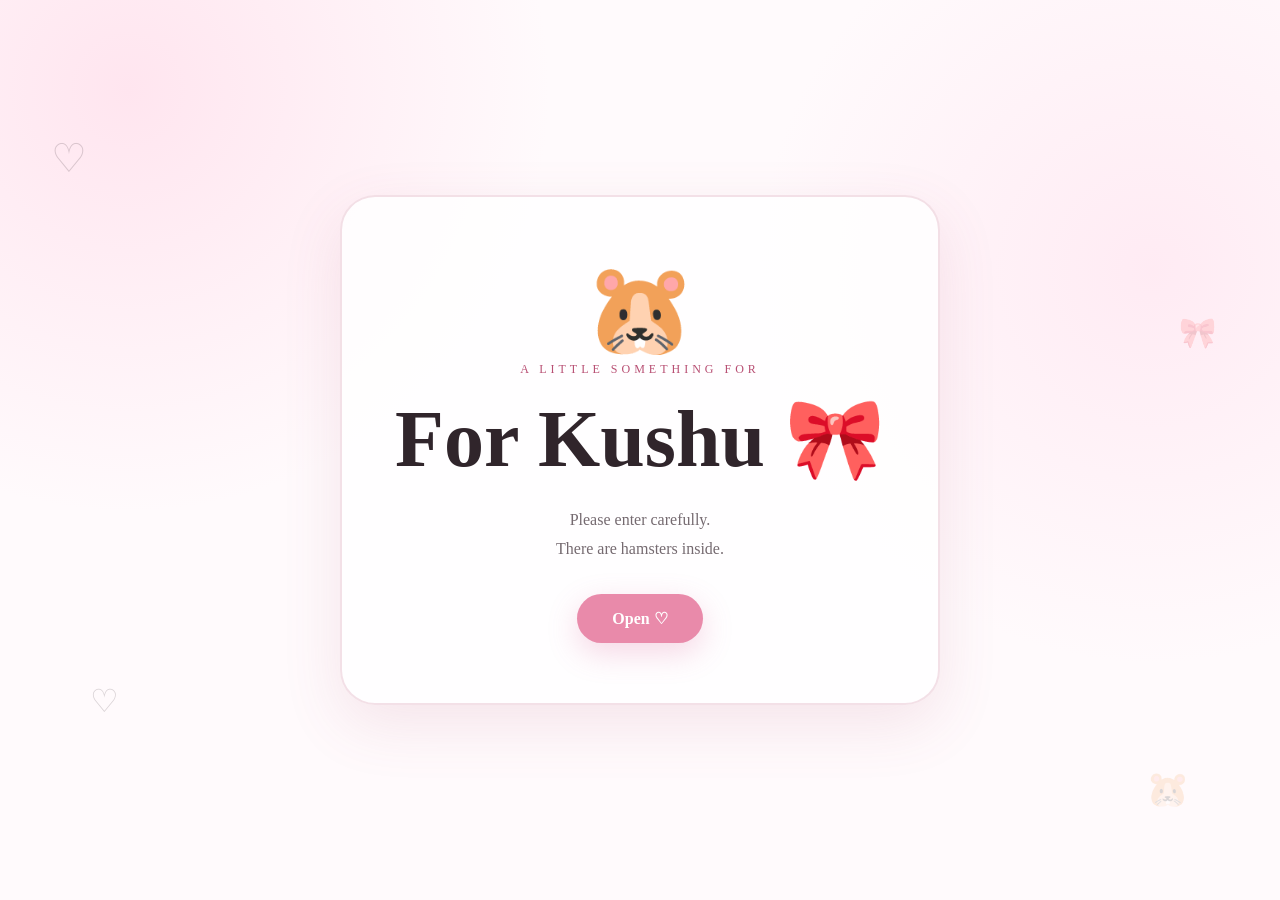
<file: index.html>
<!DOCTYPE html>
<html lang="en">

<head>

    <meta charset="UTF-8">

    <meta
        name="viewport"
        content="width=device-width, initial-scale=1.0"
    >

    <title>For Kushu 🎀</title>

    <link rel="stylesheet" href="style.css">

</head>


<body>


    <!-- FLOATING DECORATIONS -->

    <div class="floating-decor decor-1">♡</div>
    <div class="floating-decor decor-2">🎀</div>
    <div class="floating-decor decor-3">♡</div>
    <div class="floating-decor decor-4">🐹</div>


    <!-- ================================= -->
    <!-- OPENING SCREEN -->
    <!-- ================================= -->

    <section
        class="opening-screen"
        id="openingScreen"
    >

        <div class="opening-content">

            <div class="opening-hamster">
                🐹
            </div>

            <p class="small-caps">
                a little something for
            </p>

            <h1>
                For Kushu 🎀
            </h1>

            <p class="opening-text">
                Please enter carefully.
                <br>
                There are hamsters inside.
            </p>

            <button
                class="open-button"
                id="openButton"
                type="button"
            >
                Open ♡
            </button>

        </div>

    </section>



    <!-- ================================= -->
    <!-- MAIN WEBSITE -->
    <!-- ================================= -->

    <main
        id="mainContent"
        class="hidden"
    >


        <!-- ================================= -->
        <!-- HERO -->
        <!-- ================================= -->

        <section class="hero section">

            <div class="hero-decoration">
                🎀
            </div>

            <p class="small-caps">
                28 September
            </p>

            <h1>
                Happy Birthday,
                <span>Kushu</span> ♡
            </h1>

            <p class="hero-subtitle">

                To the girl who somehow went from
                <br>

                "some random person online"

                <br>

                to someone who means the universe to me.

            </p>

            <div class="hero-hamsters">
                🐹 🎀 🐹
            </div>

            <div class="scroll-hint">
                ↓ keep going ↓
            </div>

        </section>



        <!-- ================================= -->
        <!-- STORY -->
        <!-- ================================= -->

        <section class="section story-section">

            <p class="small-caps">
                how did we even get here?
            </p>

            <h2>
                A tiny little history
            </h2>

            <div class="timeline">


                <div class="timeline-item">

                    <div class="timeline-dot">
                        ♡
                    </div>

                    <div class="timeline-card">

                        <span>01</span>

                        <h3>
                            Two random people
                        </h3>

                        <p>
                            We literally started as two random
                            people talking online.
                        </p>

                    </div>

                </div>



                <div class="timeline-item">

                    <div class="timeline-dot">
                        ♡
                    </div>

                    <div class="timeline-card">

                        <span>02</span>

                        <h3>
                            Then we kept talking
                        </h3>

                        <p>
                            Somehow one conversation became another,
                            and another, and another...
                        </p>

                    </div>

                </div>



                <div class="timeline-item">

                    <div class="timeline-dot">
                        ♡
                    </div>

                    <div class="timeline-card">

                        <span>03</span>

                        <h3>
                            Little things
                        </h3>

                        <p>
                            Series downloaded for you.
                            Chats left open while sleeping.
                            Random conversations.
                            Tiny moments that somehow became important.
                        </p>

                    </div>

                </div>



                <div class="timeline-item">

                    <div class="timeline-dot">
                        ♡
                    </div>

                    <div class="timeline-card">

                        <span>04</span>

                        <h3>
                            "I like you."
                        </h3>

                        <p>
                            And then one day you actually said it.
                            Somehow those three words became
                            ridiculously important to me.
                        </p>

                    </div>

                </div>


            </div>

        </section>



        <!-- ================================= -->
        <!-- THINGS THAT ARE KUSHU -->
        <!-- ================================= -->

        <section class="section traits-section">

            <p class="small-caps">
                very important research
            </p>

            <h2>
                Things that are very Kushu 🎀
            </h2>

            <p class="section-intro">
                Scientists have confirmed absolutely nothing,
                but I have conducted extensive research.
            </p>


            <div class="trait-grid">


                <button
                    class="trait-card"
                    data-message="mhmm... 🥹"
                    type="button"
                >

                    <div class="trait-icon">
                        💬
                    </div>

                    <h3>
                        Mhmm.
                    </h3>

                    <p>
                        Somehow this became a personality trait.
                    </p>

                </button>



                <button
                    class="trait-card"
                    data-message="shutup 😳"
                    type="button"
                >

                    <div class="trait-icon">
                        🤭
                    </div>

                    <h3>
                        "Shutup."
                    </h3>

                    <p>
                        Usually activated when you get flustered.
                    </p>

                </button>



                <button
                    class="trait-card"
                    data-message="🐹🎀🐹🎀🐹"
                    type="button"
                >

                    <div class="trait-icon">
                        🐹
                    </div>

                    <h3>
                        Hamsters
                    </h3>

                    <p>
                        Obviously.
                        This website would be illegal without them.
                    </p>

                </button>



                <button
                    class="trait-card"
                    data-message="DAL CHAWAL SUPREMACY 🍚"
                    type="button"
                >

                    <div class="trait-icon">
                        🍚
                    </div>

                    <h3>
                        Dal Chawal
                    </h3>

                    <p>
                        A completely legitimate food preference.
                    </p>

                </button>



                <button
                    class="trait-card"
                    data-message="PANDA APPROVED 🐼"
                    type="button"
                >

                    <div class="trait-icon">
                        🐼
                    </div>

                    <h3>
                        Pandas
                    </h3>

                    <p>
                        Cute animals.
                        Therefore automatically important.
                    </p>

                </button>



                <button
                    class="trait-card"
                    data-message="WOOF 🐶"
                    type="button"
                >

                    <div class="trait-icon">
                        🐶
                    </div>

                    <h3>
                        Dogs
                    </h3>

                    <p>
                        Certified dog person.
                    </p>

                </button>



                <button
                    class="trait-card"
                    data-message="mhmm... demon slayer approved ⚔️"
                    type="button"
                >

                    <div class="trait-icon">
                        ⚔️
                    </div>

                    <h3>
                        Demon Slayer
                    </h3>

                    <p>
                        Recently added to the Kushu cinematic universe.
                    </p>

                </button>



                <button
                    class="trait-card"
                    data-message="cute + gothic = Kushu 🎀🖤"
                    type="button"
                >

                    <div class="trait-icon">
                        🖤
                    </div>

                    <h3>
                        Cute + Gothic
                    </h3>

                    <p>
                        Somehow both.
                        Somehow it works.
                    </p>

                </button>


            </div>


            <div
                class="trait-response"
                id="traitResponse"
            >
                Click one. I dare you. 👀
            </div>

        </section>



        <!-- ================================= -->
        <!-- MEMORY GARDEN -->
        <!-- ================================= -->

        <section class="section memory-section">

            <p class="small-caps">
                little memories
            </p>

            <h2>
                A tiny memory garden 🌸
            </h2>

            <p class="section-intro">
                Click the flowers.
            </p>


            <div class="memory-garden">


                <button
                    class="memory-flower"
                    data-memory="sleeping"
                    type="button"
                >
                    🌸
                </button>


                <button
                    class="memory-flower"
                    data-memory="series"
                    type="button"
                >
                    🌷
                </button>


                <button
                    class="memory-flower"
                    data-memory="questions"
                    type="button"
                >
                    🌹
                </button>


                <button
                    class="memory-flower"
                    data-memory="like"
                    type="button"
                >
                    🌼
                </button>


                <button
                    class="memory-flower"
                    data-memory="smile"
                    type="button"
                >
                    🌺
                </button>


            </div>

        </section>



        <!-- ================================= -->
        <!-- HAMSTER ROOM -->
        <!-- ================================= -->

        <section class="section hamster-section">

            <p class="small-caps">
                extremely serious department
            </p>

            <h2>
                The Kushu Hamster Department 🐹
            </h2>

            <p class="section-intro">
                There are 20 employees.
                None of them are qualified.
            </p>


            <div class="hamster-room">


                <button
                    class="hamster hamster-1"
                    data-hamster="mhmm"
                    type="button"
                >
                    🐹
                </button>


                <button
                    class="hamster hamster-2"
                    data-hamster="shutup"
                    type="button"
                >
                    🐹
                </button>


                <button
                    class="hamster hamster-3"
                    data-hamster="birthday"
                    type="button"
                >
                    🐹
                </button>


                <button
                    class="hamster hamster-4"
                    data-hamster="business"
                    type="button"
                >
                    🐹
                </button>


                <button
                    class="hamster hamster-5"
                    data-hamster="equation"
                    type="button"
                >
                    🐹
                </button>


                <button
                    class="hamster hamster-6"
                    data-hamster="dal"
                    type="button"
                >
                    🐹
                </button>


                <button
                    class="hamster hamster-7"
                    data-hamster="gothic"
                    type="button"
                >
                    🐹
                </button>


                <button
                    class="hamster hamster-8"
                    data-hamster="panda"
                    type="button"
                >
                    🐹
                </button>


                <button
                    class="hamster hamster-9"
                    data-hamster="dog"
                    type="button"
                >
                    🐹
                </button>


                <button
                    class="hamster hamster-10"
                    data-hamster="overthinking"
                    type="button"
                >
                    🐹
                </button>


                <button
                    class="hamster hamster-11"
                    data-hamster="cute"
                    type="button"
                >
                    🐹
                </button>


                <button
                    class="hamster hamster-12"
                    data-hamster="sleep"
                    type="button"
                >
                    🐹
                </button>


                <button
                    class="hamster hamster-13"
                    data-hamster="series"
                    type="button"
                >
                    🐹
                </button>


                <button
                    class="hamster hamster-14"
                    data-hamster="hehe"
                    type="button"
                >
                    🐹
                </button>


                <button
                    class="hamster hamster-15"
                    data-hamster="flustered"
                    type="button"
                >
                    🐹
                </button>


                <button
                    class="hamster hamster-16"
                    data-hamster="love"
                    type="button"
                >
                    🐹
                </button>


                <button
                    class="hamster hamster-17"
                    data-hamster="important"
                    type="button"
                >
                    🐹
                </button>


                <button
                    class="hamster hamster-18"
                    data-hamster="tiny"
                    type="button"
                >
                    🐹
                </button>


                <button
                    class="hamster hamster-19"
                    data-hamster="queen"
                    type="button"
                >
                    🐹
                </button>


                <button
                    class="hamster hamster-20"
                    data-hamster="final"
                    type="button"
                >
                    🐹
                </button>


            </div>


            <div
                class="hamster-message"
                id="hamsterMessage"
            >
                Click a hamster.
            </div>

        </section>



        <!-- ================================= -->
        <!-- LETTER -->
        <!-- ================================= -->

        <section class="section letter-section">

            <h3 class="small-caps">
                okay... serious part 
            </h3>
            <br>

            <div class="letter">

                <div class="letter-top">
                    ♡
                </div>


                <h2>
                    Dear Kushu,
                </h2>


                <p>
                    I don't really know how to explain how you became
                    this important to me.
                </p>


                <p>
                    We literally started as two random people talking
                    online, and somehow you became someone whose
                    presence can completely change my day.
                </p>


                <p>
                    I love you.
                </p>


                <p>
                    I mean... I really do.
                </p>


                <p>
                    The cute you.
                    The stubborn you.
                    The overthinking you.
                    The flustered you who immediately reaches for
                    a "shutup."
                    The "mhmm" you.
                    All of it.
                </p>


                <p>
                    You don't have to become some different,
                    easier, more perfect version of yourself for me.
                </p>


                <p>
                    You already mean the universe to me.
                </p>


                <p>
                    And I know we're both not really ready to put
                    some giant label on whatever this is.
                    That's okay.
                    I'm not asking you for one.
                </p>


                <p>
                    If you overthink,
                    I'll over-explain.
                </p>


                <p>
                    If you have a difficult day,
                    I'll still want to hear about it.
                </p>


                <p>
                    I want to be someone who stays beside you,
                    without asking you to be anything other than yourself.
                </p>


                <div class="ninety">

                    <span>
                        90-ish
                    </span>

                    <p>
                        years of putting up with my nonsense.
                    </p>

                </div>


                <p>
                    Give or take a few depending on how much
                    nonsense you make me deal with. 😭
                </p>


                <p>
                    Happy birthday, Kushu.
                </p>


                <p class="signature">
                    - Aashu ♡
                </p>

            </div>

        </section>



        <!-- ================================= -->
        <!-- FINAL QUESTION -->
        <!-- ================================= -->

        <section
            class="question-section"
            id="questionSection"
        >

            <div class="question-card">


                <!-- QUESTION INTRO -->

                <div
                    class="question-intro"
                    id="questionIntro"
                >

                    <span class="tiny-label">
                        one last thing...
                    </span>


                    <h2>
                        🎀 One last question 🎀
                    </h2>


                    <p>
                        You've made it all the way here, Kushu.
                        <br>
                        So... I have one tiny question.
                    </p>


                    <button
                        class="question-start"
                        id="questionStart"
                        type="button"
                    >
                        Ask me 👀
                    </button>

                </div>



                <!-- QUESTION GAME -->

                <div
                    class="question-game hidden"
                    id="questionGame"
                >

                    <div class="question-hamster">
                        🐹
                    </div>


                    <p class="question-label">
                        okay... here goes nothing.
                    </p>


                    <h2>
                        Want to be mine?
                    </h2>


                    <p class="question-subtext">
                        Choose carefully.
                        The hamster is watching. 👁️🐹
                    </p>


                    <div
                        class="answer-area"
                        id="answerArea"
                    >

                        <button
                            class="answer-btn yes-btn"
                            id="yesButton"
                            type="button"
                        >
                            YES 💗
                        </button>


                        <button
                            class="answer-btn no-btn"
                            id="noButton"
                            type="button"
                        >
                            NO 🙃
                        </button>

                    </div>


                    <p
                        class="no-message"
                        id="noMessage"
                    >
                        ...
                    </p>

                </div>



                <!-- YES RESULT -->

                <div
                    class="yes-result hidden"
                    id="yesResult"
                >

                    <div class="celebration">
                        🎀 🐹 💗 🐹 🎀
                    </div>


                    <p class="tiny-label">
                        well...
                    </p>


                    <h2>
                        I'm already yours. 🐹
                    </h2>


                    <p>
                        I just wanted to hear you say it.
                    </p>


                    <p>
                        Come here, you adorable little human.
                        You can't escape the birthday hamsters now.
                    </p>


                    <div class="hamster-party">
                        🐹 🎀 🐹 🎀 🐹
                    </div>


                    <p class="final-game-message">
                        And for the record...
                        <br>
                        your answer actually counts. ♡
                    </p>

                </div>



                <!-- NO RESULT -->

                <div
                    class="no-result hidden"
                    id="noResult"
                >

                    <div class="celebration">
                        🐹💗
                    </div>


                    <h2>
                        Okay. Fair. ♡
                    </h2>


                    <p>
                        The silly game doesn't decide that for you.
                    </p>


                    <p>
                        Whatever you feel, whatever you choose,
                        you don't owe me an answer just because
                        I made you a ridiculous website. 😭
                    </p>


                    <p>
                        I just wanted to make you smile.
                    </p>

                </div>


            </div>

        </section>



        <!-- ================================= -->
        <!-- FINAL MESSAGE -->
        <!-- ================================= -->

        <section class="section final-section">

            <div class="final-card">

                <div class="final-hamsters">
                    🐹 🐹 🐹
                </div>


                <h2>
                    One last thing.
                </h2>


                <p>
                    You don't have to do anything.
                </p>


                <p>
                    No answer.
                    No promise.
                    No pressure.
                </p>


                <p>
                    Just keep being Kushu. 🎀
                </p>


                <div class="final-heart">
                    ♡
                </div>


                <p class="final-birthday">
                    Happy Birthday.
                </p>

                <a href="gothic.html" style="display: block; margin-top: 30px; color: inherit; opacity: 0.6; font-size: 0.85rem; text-decoration: underline;">
                    (there's a darker page too, if you're curious 🖤)
                </a>

            </div>

        </section>


    </main>



    <!-- ================================= -->
    <!-- MEMORY MODAL -->
    <!-- ================================= -->

    <div
        class="modal hidden"
        id="memoryModal"
    >

        <div class="modal-box">

            <button
                class="modal-close"
                id="modalClose"
                type="button"
            >
                ×
            </button>


            <div
                class="modal-icon"
                id="modalIcon"
            >
                🌸
            </div>


            <h2 id="modalTitle">
                Memory
            </h2>


            <p id="modalText">
                Memory text.
            </p>

        </div>

    </div>



    <!-- CURSOR HEART -->

    <div
        class="cursor-heart"
        id="cursorHeart"
    >
        ♡
    </div>



    <script src="script.js"></script>

</body>

</html>
</file>
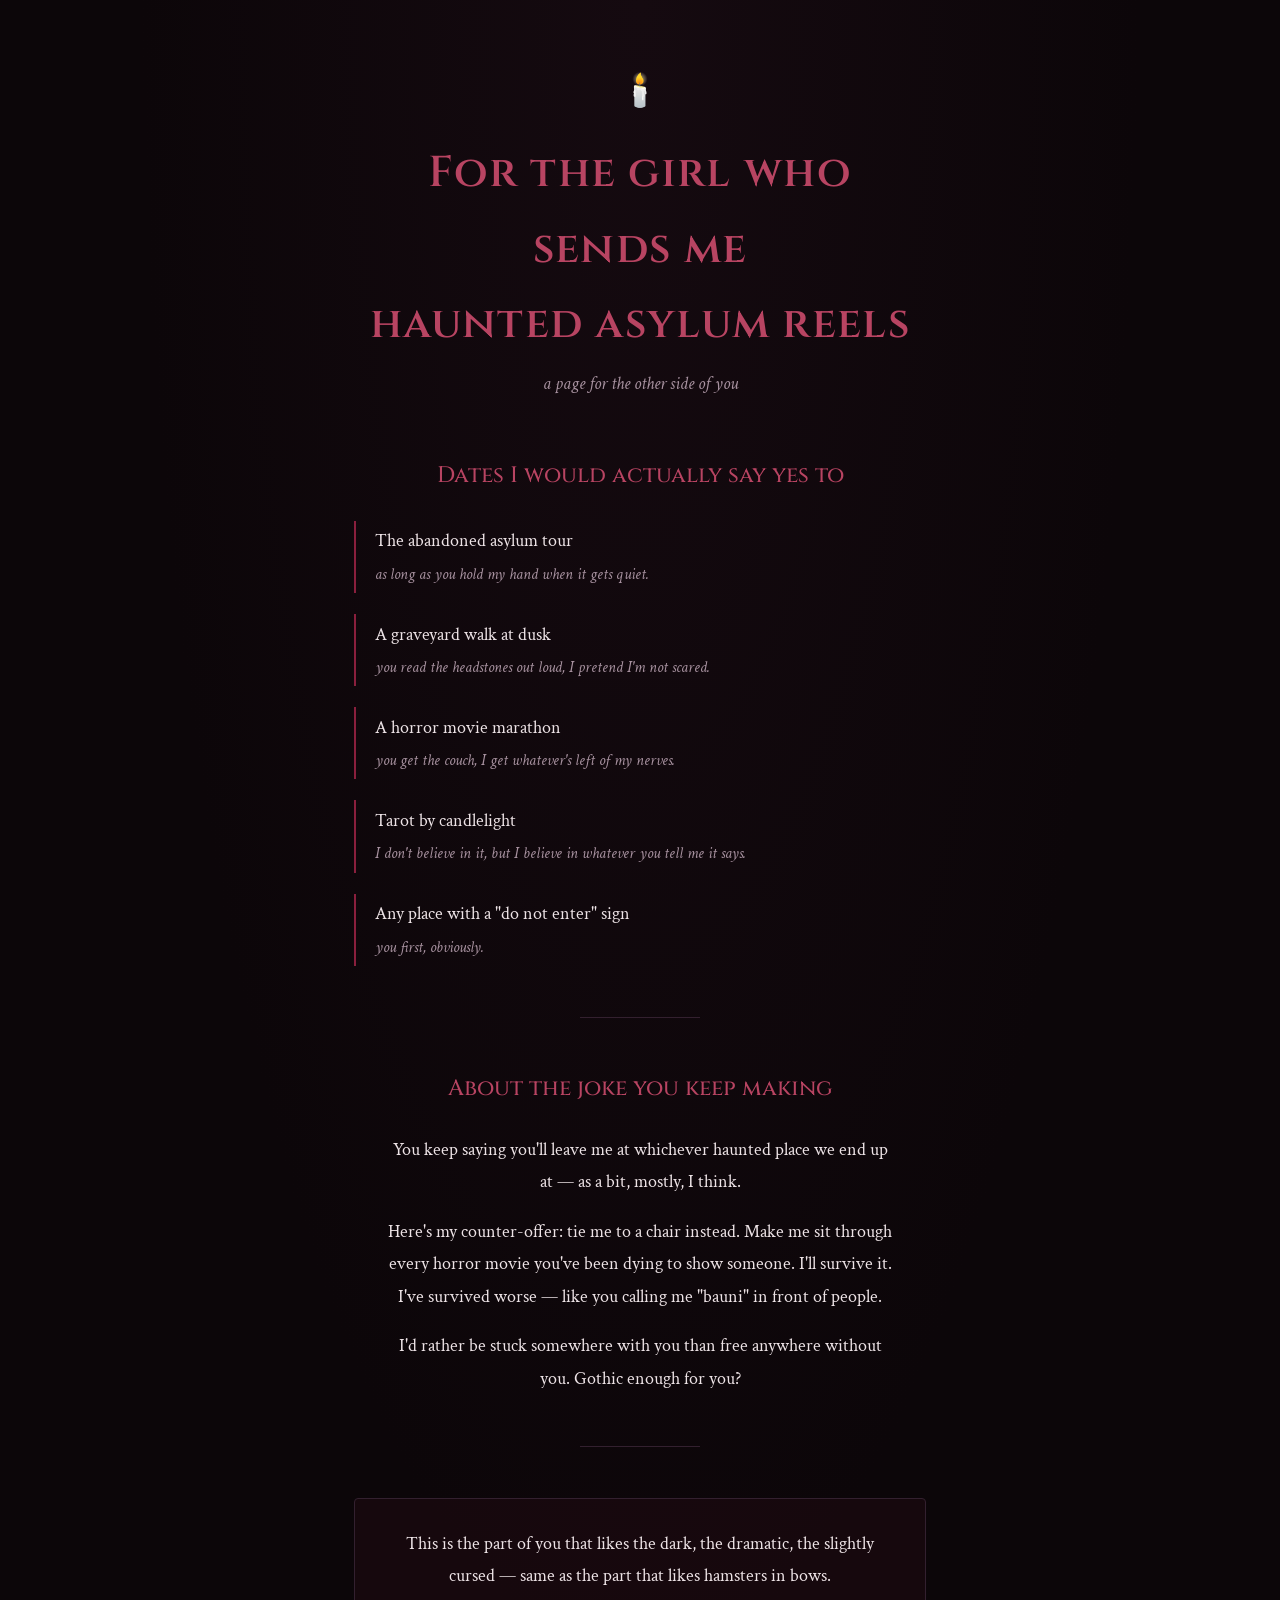
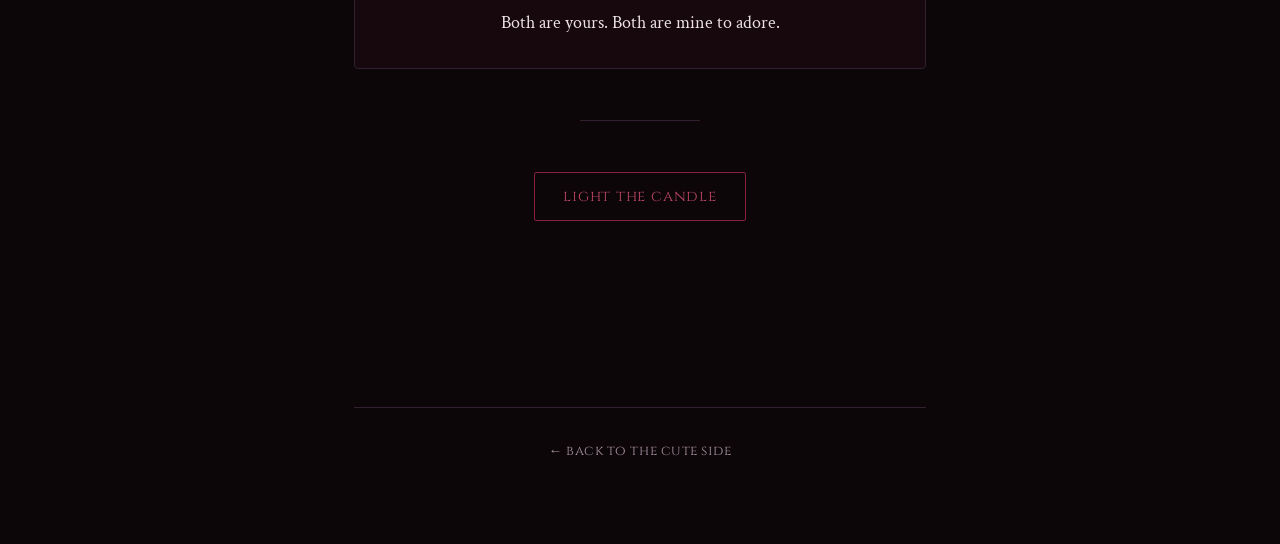
<file: gothic.html>
<!DOCTYPE html>
<html lang="en">
<head>
<meta charset="UTF-8">
<meta name="viewport" content="width=device-width, initial-scale=1.0">
<title>For Kushu — After Dark</title>
<link rel="preconnect" href="https://fonts.googleapis.com">
<link rel="preconnect" href="https://fonts.gstatic.com" crossorigin>
<link href="https://fonts.googleapis.com/css2?family=Cinzel:wght@500;600&family=Crimson+Text:ital@0;1&display=swap" rel="stylesheet">
<style>
  :root {
    --bg: #0c0609;
    --bg-2: #150a10;
    --ink: #ede3e6;
    --ink-soft: #a892a0;
    --blood: #8a1f3d;
    --blood-light: #b84462;
    --plum: #3d1a3f;
    --border: #33202f;
  }
  * { box-sizing: border-box; }
  body {
    margin: 0;
    background: radial-gradient(ellipse at top, var(--bg-2) 0%, var(--bg) 55%);
    color: var(--ink);
    font-family: 'Crimson Text', serif;
    font-size: 1.15rem;
    line-height: 1.75;
    -webkit-font-smoothing: antialiased;
  }
  .wrap {
    max-width: 620px;
    margin: 0 auto;
    padding: 4rem 1.5rem 5rem;
  }
  .flicker {
    text-align: center;
    font-size: 2rem;
    margin-bottom: 1rem;
    animation: flicker 4s ease-in-out infinite;
  }
  @keyframes flicker {
    0%, 100% { opacity: 1; }
    50% { opacity: 0.55; }
    52% { opacity: 0.9; }
    54% { opacity: 0.4; }
    56% { opacity: 1; }
  }
  h1 {
    font-family: 'Cinzel', serif;
    font-weight: 600;
    text-align: center;
    font-size: clamp(2rem, 7vw, 2.7rem);
    letter-spacing: 0.03em;
    color: var(--blood-light);
    margin: 0 0 0.3rem;
  }
  .sub {
    text-align: center;
    color: var(--ink-soft);
    font-style: italic;
    margin: 0 0 3.5rem;
  }
  .rule {
    border: none;
    border-top: 1px solid var(--border);
    width: 120px;
    margin: 3.2rem auto;
  }
  h2 {
    font-family: 'Cinzel', serif;
    font-weight: 500;
    font-size: 1.4rem;
    color: var(--blood-light);
    text-align: center;
    margin: 0 0 1.6rem;
  }
  .dates {
    list-style: none;
    margin: 0;
    padding: 0;
  }
  .dates li {
    border-left: 2px solid var(--blood);
    padding: 0.3rem 0 0.3rem 1.2rem;
    margin-bottom: 1.3rem;
    color: var(--ink);
  }
  .dates li span {
    display: block;
    color: var(--ink-soft);
    font-style: italic;
    font-size: 0.98rem;
    margin-top: 0.2rem;
  }
  .confession p {
    max-width: 56ch;
    margin: 0 auto 1.1rem;
    text-align: center;
  }
  .confession p:last-child { margin-bottom: 0; }
  .terms {
    background: rgba(138, 31, 61, 0.08);
    border: 1px solid var(--border);
    border-radius: 4px;
    padding: 1.8rem 2rem;
    margin: 0;
  }
  .terms p { text-align: center; margin: 0 0 0.9rem; }
  .terms p:last-child { margin-bottom: 0; }
  .candle-section { text-align: center; }
  #candle {
    background: none;
    border: 1px solid var(--blood);
    color: var(--blood-light);
    font-family: 'Cinzel', serif;
    font-size: 0.95rem;
    letter-spacing: 0.05em;
    padding: 0.8rem 1.8rem;
    border-radius: 2px;
    cursor: pointer;
    transition: background 0.3s ease, color 0.3s ease;
  }
  #candle:hover { background: var(--blood); color: var(--ink); }
  .whisper {
    max-width: 46ch;
    margin: 1.6rem auto 0;
    font-style: italic;
    color: var(--ink-soft);
    opacity: 0;
    transform: translateY(6px);
    transition: opacity 0.8s ease, transform 0.8s ease;
  }
  .whisper.show { opacity: 1; transform: translateY(0); }
  .back-link {
    display: block;
    text-align: center;
    margin-top: 4rem;
    color: var(--ink-soft);
    font-family: 'Cinzel', serif;
    font-size: 0.85rem;
    letter-spacing: 0.04em;
    text-decoration: none;
    border-top: 1px solid var(--border);
    padding-top: 2rem;
  }
  .back-link:hover { color: var(--blood-light); }
</style>
</head>
<body>
<div class="wrap">

  <div class="flicker">🕯️</div>
  <h1>For the girl who sends me<br>haunted asylum reels</h1>
  <p class="sub">a page for the other side of you</p>

  <section>
    <h2>Dates I would actually say yes to</h2>
    <ul class="dates">
      <li>The abandoned asylum tour<span>as long as you hold my hand when it gets quiet.</span></li>
      <li>A graveyard walk at dusk<span>you read the headstones out loud, I pretend I'm not scared.</span></li>
      <li>A horror movie marathon<span>you get the couch, I get whatever's left of my nerves.</span></li>
      <li>Tarot by candlelight<span>I don't believe in it, but I believe in whatever you tell me it says.</span></li>
      <li>Any place with a "do not enter" sign<span>you first, obviously.</span></li>
    </ul>
  </section>

  <hr class="rule">

  <section class="confession">
    <h2>About the joke you keep making</h2>
    <p>You keep saying you'll leave me at whichever haunted place we end up at — as a bit, mostly, I think.</p>
    <p>Here's my counter-offer: tie me to a chair instead. Make me sit through every horror movie you've been dying to show someone. I'll survive it. I've survived worse — like you calling me "bauni" in front of people.</p>
    <p>I'd rather be stuck somewhere with you than free anywhere without you. Gothic enough for you?</p>
  </section>

  <hr class="rule">

  <section>
    <div class="terms">
      <p>This is the part of you that likes the dark, the dramatic, the slightly cursed — same as the part that likes hamsters in bows.</p>
      <p>Both are yours. Both are mine to adore.</p>
    </div>
  </section>

  <hr class="rule">

  <section class="candle-section">
    <button id="candle" type="button">light the candle</button>
    <p class="whisper" id="whisperText">Happy birthday, Kushu. Haunted places, dramatic reels, dark romance nonsense and all — I'm not going anywhere. 🖤</p>
  </section>

  <a class="back-link" href="index.html">← back to the cute side</a>
</div>

<script>
  const btn = document.getElementById('candle');
  const whisper = document.getElementById('whisperText');
  btn.addEventListener('click', () => {
    whisper.classList.add('show');
  }, { once: true });
</script>
</body>
</html>
</file>
<file: style.css>
/* ========================================= */
/* VARIABLES */
/* ========================================= */

:root {

    --pink: #e98aaa;
    --pink-light: #f8c9d8;
    --pink-pale: #fff1f6;
    --pink-dark: #b84f73;

    --white: #ffffff;
    --cream: #fffafc;

    --black: #30252b;
    --gray: #756a70;

    --border: rgba(190, 90, 125, 0.18);

    --shadow:
        0 20px 60px rgba(170, 70, 110, 0.12);

    --radius: 28px;

}



/* ========================================= */
/* BASIC RESET */
/* ========================================= */

* {
    box-sizing: border-box;
    margin: 0;
    padding: 0;
}


html {
    scroll-behavior: smooth;
}


body {

    font-family:
        Georgia,
        "Times New Roman",
        serif;

    color: var(--black);

    background:

        radial-gradient(
            circle at 10% 10%,
            rgba(255, 190, 215, 0.35),
            transparent 30%
        ),

        radial-gradient(
            circle at 90% 30%,
            rgba(255, 220, 235, 0.5),
            transparent 30%
        ),

        var(--cream);

    overflow-x: hidden;

}


button {
    font-family: inherit;
}


.hidden {
    display: none !important;
}



/* ========================================= */
/* FLOATING DECORATIONS */
/* ========================================= */

.floating-decor {

    position: fixed;

    pointer-events: none;

    z-index: 1;

    opacity: 0.18;

    animation:
        floatDecor
        5s
        ease-in-out
        infinite;

}


.decor-1 {
    top: 15%;
    left: 4%;
    font-size: 40px;
}


.decor-2 {
    top: 35%;
    right: 5%;
    font-size: 30px;
    animation-delay: 1s;
}


.decor-3 {
    bottom: 20%;
    left: 7%;
    font-size: 32px;
    animation-delay: 2s;
}


.decor-4 {
    bottom: 10%;
    right: 7%;
    font-size: 35px;
    animation-delay: 3s;
}


@keyframes floatDecor {

    0%,
    100% {
        transform: translateY(0) rotate(-5deg);
    }

    50% {
        transform: translateY(-15px) rotate(5deg);
    }

}



/* ========================================= */
/* OPENING SCREEN */
/* ========================================= */

.opening-screen {

    min-height: 100vh;

    display: flex;

    justify-content: center;

    align-items: center;

    text-align: center;

    padding: 30px;

}


.opening-content {

    width: min(600px, 100%);

    padding: 60px 30px;

    background:
        rgba(255, 255, 255, 0.8);

    border:
        2px solid var(--border);

    border-radius:
        35px;

    box-shadow:
        var(--shadow);

}


.opening-hamster {

    font-size: 90px;

    animation:
        hamsterBob
        2s
        ease-in-out
        infinite;

}


.small-caps {

    text-transform: uppercase;

    letter-spacing: 4px;

    font-size: 0.75rem;

    color: var(--pink-dark);

    margin-bottom: 15px;

}


.opening-content h1 {

    font-size:
        clamp(
            3rem,
            9vw,
            5rem
        );

    margin-bottom: 20px;

}


.opening-text {

    line-height: 1.8;

    color: var(--gray);

}


.open-button {

    margin-top: 30px;

    padding:
        15px
        35px;

    border: none;

    border-radius: 999px;

    background:
        var(--pink);

    color:
        white;

    font-size:
        1rem;

    font-weight:
        bold;

    cursor:
        pointer;

    box-shadow:
        0 10px 30px
        rgba(220, 100, 150, 0.25);

    transition:
        transform 0.2s ease;

}


.open-button:hover {

    transform:
        translateY(-4px)
        scale(1.04);

}



/* ========================================= */
/* SECTIONS */
/* ========================================= */

.section {

    width:
        min(
            1100px,
            calc(100% - 40px)
        );

    margin:
        0 auto;

    padding:
        110px
        0;

}


.section h2 {

    font-size:
        clamp(
            2.2rem,
            5vw,
            4rem
        );

    margin-bottom:
        20px;

}


.section-intro {

    max-width:
        650px;

    color:
        var(--gray);

    line-height:
        1.8;

    margin-bottom:
        40px;

}



/* ========================================= */
/* HERO */
/* ========================================= */

.hero {

    min-height:
        100vh;

    display:
        flex;

    flex-direction:
        column;

    justify-content:
        center;

    align-items:
        center;

    text-align:
        center;

}


.hero-decoration {

    font-size:
        45px;

    margin-bottom:
        20px;

}


.hero h1 {

    font-size:
        clamp(
            3rem,
            9vw,
            6rem
        );

    line-height:
        1.05;

}


.hero h1 span {

    color:
        var(--pink-dark);

}


.hero-subtitle {

    margin-top:
        30px;

    line-height:
        2;

    color:
        var(--gray);

    font-size:
        1.05rem;

}


.hero-hamsters {

    margin-top:
        35px;

    font-size:
        3rem;

}


.scroll-hint {

    margin-top:
        70px;

    color:
        var(--pink-dark);

    font-size:
        0.8rem;

    letter-spacing:
        2px;

}



/* ========================================= */
/* TIMELINE */
/* ========================================= */

.timeline {

    margin-top:
        50px;

    max-width:
        800px;

}


.timeline-item {

    display:
        grid;

    grid-template-columns:
        60px
        1fr;

    gap:
        20px;

    margin-bottom:
        35px;

}


.timeline-dot {

    width:
        50px;

    height:
        50px;

    display:
        flex;

    justify-content:
        center;

    align-items:
        center;

    background:
        var(--pink-pale);

    border:
        2px solid var(--pink-light);

    border-radius:
        50%;

    color:
        var(--pink-dark);

}


.timeline-card {

    padding:
        25px;

    background:
        rgba(255, 255, 255, 0.75);

    border:
        1px solid var(--border);

    border-radius:
        var(--radius);

    box-shadow:
        0 10px 30px
        rgba(180, 80, 120, 0.06);

}


.timeline-card span {

    color:
        var(--pink-dark);

    font-size:
        0.8rem;

}


.timeline-card h3 {

    margin:
        8px 0;

    font-size:
        1.4rem;

}


.timeline-card p {

    color:
        var(--gray);

    line-height:
        1.7;

}



/* ========================================= */
/* TRAITS */
/* ========================================= */

.trait-grid {

    display:
        grid;

    grid-template-columns:
        repeat(
            4,
            1fr
        );

    gap:
        18px;

}


.trait-card {

    padding:
        25px;

    border:
        1px solid var(--border);

    background:
        rgba(255,255,255,0.8);

    border-radius:
        var(--radius);

    text-align:
        left;

    cursor:
        pointer;

    transition:
        transform 0.25s ease,
        box-shadow 0.25s ease;

}


.trait-card:hover {

    transform:
        translateY(-6px);

    box-shadow:
        var(--shadow);

}


.trait-icon {

    font-size:
        2rem;

    margin-bottom:
        15px;

}


.trait-card h3 {

    margin-bottom:
        8px;

}


.trait-card p {

    color:
        var(--gray);

    line-height:
        1.6;

    font-size:
        0.9rem;

}


.trait-response {

    margin-top:
        30px;

    text-align:
        center;

    color:
        var(--pink-dark);

    font-weight:
        bold;

    min-height:
        25px;

}



/* ========================================= */
/* MEMORY GARDEN */
/* ========================================= */

.memory-section {

    text-align:
        center;

}


.memory-garden {

    display:
        flex;

    justify-content:
        center;

    align-items:
        center;

    flex-wrap:
        wrap;

    gap:
        25px;

    margin-top:
        50px;

}


.memory-flower {

    width:
        95px;

    height:
        95px;

    border:
        none;

    background:
        rgba(255,255,255,0.8);

    border-radius:
        50%;

    font-size:
        3rem;

    cursor:
        pointer;

    transition:
        transform 0.25s ease;

}


.memory-flower:hover {

    transform:
        translateY(-8px)
        rotate(5deg)
        scale(1.08);

}



/* ========================================= */
/* HAMSTER ROOM */
/* ========================================= */

.hamster-section {

    text-align:
        center;

}


.hamster-room {

    width:
        100%;

    min-height:
        520px;

    margin-top:
        50px;

    padding:
        40px;

    position:
        relative;

    display:
        grid;

    grid-template-columns:
        repeat(
            5,
            1fr
        );

    grid-template-rows:
        repeat(
            4,
            1fr
        );

    gap:
        20px;

    align-items:
        center;

    justify-items:
        center;

    background:

        radial-gradient(
            circle at center,
            #fff7fa,
            #ffe7ef
        );

    border:
        2px solid
        var(--pink-light);

    border-radius:
        40px;

    box-shadow:
        var(--shadow);

    overflow:
        hidden;

}


.hamster {

    width:
        75px;

    height:
        75px;

    border:
        none;

    background:
        rgba(255,255,255,0.85);

    border-radius:
        50%;

    font-size:
        3.3rem;

    cursor:
        pointer;

    transition:
        transform 0.25s ease;

    display:
        flex;

    align-items:
        center;

    justify-content:
        center;

}


.hamster:hover {

    transform:
        translateY(-8px)
        rotate(
            calc(
                var(--rotation, 5deg)
            )
        ) !important;

}


.hamster:nth-child(3n):not(:hover) {

    transform:
        rotate(5deg);

}


.hamster:nth-child(3n + 1):not(:hover) {

    transform:
        rotate(-5deg);

}


.hamster:nth-child(5n) {

    font-size:
        3.6rem;

}


.hamster-message {

    margin:
        30px auto 0;

    min-height:
        30px;

    color:
        var(--pink-dark);

    font-weight:
        bold;

    font-size:
        1.05rem;

}



/* ========================================= */
/* LETTER */
/* ========================================= */

.letter-section {

    display:
        flex;

    flex-direction:
        column;

    align-items:
        center;

    justify-content:
        center;

    text-align:
        center;

}


.letter {

    text-align:
        center;

    width:
        min(
            750px,
            100%
        );

    padding:
        60px;

    background:
        #fffdfd;

    border:
        1px solid
        rgba(180, 100, 125, 0.15);

    border-radius:
        8px;

    box-shadow:
        0 25px 70px
        rgba(150, 70, 100, 0.1);

    line-height:
        2;

    position:
        relative;

}


.letter::before {

    content:
        "";

    position:
        absolute;

    inset:
        12px;

    border:
        1px solid
        rgba(220, 130, 155, 0.15);

    pointer-events:
        none;

}


.letter-top {

    text-align:
        center;

    color:
        var(--pink-dark);

    font-size:
        2rem;

    margin-bottom:
        20px;

}


.letter h2 {

    font-size:
        2.5rem;

}


.letter p {

    margin:
        22px 0;

    color:
        #4f454a;

}


.signature {

    text-align:
        right;

    font-size:
        1.2rem;

    color:
        var(--pink-dark) !important;

}


.ninety {

    text-align:
        center;

    margin:
        50px 0;

}


.ninety span {

    font-size:
        clamp(
            5rem,
            15vw,
            9rem
        );

    color:
        var(--pink-dark);

    font-weight:
        bold;

    line-height:
        1;

}


.ninety p {

    margin-top:
        5px;

}



/* ========================================= */
/* FINAL QUESTION */
/* ========================================= */

.question-section {

    min-height:
        700px;

    display:
        flex;

    justify-content:
        center;

    align-items:
        center;

    padding:
        100px 20px;

}


.question-card {

    width:
        min(
            720px,
            100%
        );

    text-align:
        center;

    padding:
        60px 35px;

    background:
        rgba(
            255,
            255,
            255,
            0.92
        );

    border:
        2px solid
        rgba(
            255,
            150,
            190,
            0.35
        );

    border-radius:
        35px;

    box-shadow:
        0 25px 70px
        rgba(
            180,
            80,
            120,
            0.15
        );

    position:
        relative;

    overflow:
        hidden;

}


.question-card::before {

    content:
        "♡";

    position:
        absolute;

    font-size:
        180px;

    opacity:
        0.035;

    top:
        -60px;

    right:
        -30px;

}


.question-intro,
.question-game,
.yes-result,
.no-result {

    position:
        relative;

    z-index:
        2;

}


.tiny-label {

    display:
        block;

    font-size:
        0.8rem;

    text-transform:
        uppercase;

    letter-spacing:
        3px;

    color:
        var(--pink-dark);

    margin-bottom:
        12px;

}


.question-card h2 {

    font-size:
        clamp(
            2rem,
            6vw,
            3.5rem
        );

    margin:
        10px 0 18px;

}


.question-card p {

    max-width:
        550px;

    margin:
        12px auto;

    line-height:
        1.8;

}


.question-start {

    margin-top:
        25px;

    padding:
        15px 30px;

    background:
        var(--pink);

    color:
        white;

    border:
        none;

    border-radius:
        999px;

    font-size:
        1rem;

    font-weight:
        bold;

    cursor:
        pointer;

    box-shadow:
        0 10px 25px
        rgba(
            220,
            100,
            150,
            0.25
        );

    transition:
        transform 0.2s ease;

}


.question-start:hover {

    transform:
        translateY(-3px)
        scale(1.03);

}


.question-hamster {

    font-size:
        4rem;

    margin-bottom:
        10px;

    animation:
        hamsterBob
        1.8s
        ease-in-out
        infinite;

}


@keyframes hamsterBob {

    0%,
    100% {

        transform:
            translateY(0);

    }

    50% {

        transform:
            translateY(-8px);

    }

}


.question-label {

    font-size:
        0.85rem;

    color:
        var(--pink-dark);

    text-transform:
        uppercase;

    letter-spacing:
        2px;

}


.question-game h2 {

    font-size:
        clamp(
            2.2rem,
            7vw,
            4rem
        );

}


.question-subtext {

    font-size:
        0.95rem;

    opacity:
        0.7;

}


.answer-area {

    position:
        relative;

    width:
        min(
            500px,
            100%
        );

    height:
        170px;

    margin:
        30px auto 10px;

}


.answer-btn {

    position:
        absolute;

    padding:
        15px 28px;

    font-size:
        1rem;

    min-width:
        120px;

    min-height:
        52px;

    border:
        none;

    border-radius:
        999px;

    cursor:
        pointer;

    font-weight:
        bold;

}


.yes-btn {

    left:
        20%;

    top:
        50%;

    transform:
        translateY(-50%);

    background:
        var(--pink);

    color:
        white;

    box-shadow:
        0 10px 25px
        rgba(
            220,
            100,
            150,
            0.25
        );

}


.yes-btn:hover {

    transform:
        translateY(-50%)
        scale(1.08);

}


.no-btn {

    left:
        58%;

    top:
        50%;

    background:
        #f1edf0;

    color:
        #555;

}


.no-message {

    min-height:
        30px;

    font-size:
        0.9rem;

    color:
        var(--pink-dark);

    font-weight:
        600;

}


.yes-result h2 {

    color:
        var(--pink-dark);

}


.celebration {

    font-size:
        2rem;

    letter-spacing:
        8px;

    margin-bottom:
        20px;

}


.hamster-party {

    font-size:
        3rem;

    margin:
        30px 0;

    letter-spacing:
        8px;

}


.final-game-message {

    font-weight:
        600;

}



/* ========================================= */
/* FINAL SECTION */
/* ========================================= */

.final-section {

    text-align:
        center;

    padding-bottom:
        150px;

}


.final-card {

    max-width:
        650px;

    margin:
        auto;

}


.final-hamsters {

    font-size:
        3rem;

    margin-bottom:
        30px;

}


.final-card h2 {

    font-size:
        3rem;

}


.final-card p {

    line-height:
        1.8;

    margin:
        12px 0;

}


.final-heart {

    font-size:
        4rem;

    color:
        var(--pink-dark);

    margin:
        30px;

}


.final-birthday {

    color:
        var(--pink-dark);

    font-weight:
        bold;

}



/* ========================================= */
/* MODAL */
/* ========================================= */

.modal {

    position:
        fixed;

    inset:
        0;

    z-index:
        5000;

    display:
        flex;

    align-items:
        center;

    justify-content:
        center;

    padding:
        20px;

    background:
        rgba(
            50,
            30,
            40,
            0.45
        );

}


.modal-box {

    width:
        min(
            550px,
            100%
        );

    padding:
        50px 35px;

    background:
        white;

    border-radius:
        30px;

    text-align:
        center;

    position:
        relative;

    box-shadow:
        0 30px 80px
        rgba(
            0,
            0,
            0,
            0.18
        );

}


.modal-close {

    position:
        absolute;

    top:
        15px;

    right:
        20px;

    border:
        none;

    background:
        transparent;

    font-size:
        2rem;

    cursor:
        pointer;

    color:
        var(--gray);

}


.modal-icon {

    font-size:
        4rem;

    margin-bottom:
        15px;

}


.modal-box h2 {

    margin-bottom:
        15px;

}


.modal-box p {

    color:
        var(--gray);

    line-height:
        1.8;

}



/* ========================================= */
/* CURSOR HEART */
/* ========================================= */

.cursor-heart {

    position:
        fixed;

    pointer-events:
        none;

    z-index:
        9999;

    color:
        var(--pink);

    opacity:
        0;

    font-size:
        20px;

}



/* ========================================= */
/* RESPONSIVE TABLET */
/* ========================================= */

@media (max-width: 900px) {

    .trait-grid {

        grid-template-columns:
            repeat(
                2,
                1fr
            );

    }


    .hamster-room {

        grid-template-columns:
            repeat(
                4,
                1fr
            );

    }

}



/* ========================================= */
/* RESPONSIVE MOBILE */
/* ========================================= */

@media (max-width: 600px) {

    .section {

        width:
            calc(
                100% - 30px
            );

        padding:
            75px 0;

    }


    .hero {

        min-height:
            90vh;

    }


    .hero-subtitle {

        font-size:
            0.95rem;

    }


    .trait-grid {

        grid-template-columns:
            1fr;

    }


    .timeline-item {

        grid-template-columns:
            45px
            1fr;

        gap:
            10px;

    }


    .timeline-dot {

        width:
            40px;

        height:
            40px;

    }


    .letter {

        padding:
            40px 25px;

    }


    .hamster-room {

        grid-template-columns:
            repeat(
                4,
                1fr
            );

        min-height:
            620px;

        padding:
            25px 10px;

        gap:
            10px;

    }


    .hamster {

        width:
            60px;

        height:
            60px;

        font-size:
            2.6rem;

    }


    .question-section {

        min-height:
            600px;

        padding:
            60px 15px;

    }


    .question-card {

        padding:
            45px 20px;

        border-radius:
            25px;

    }


    .answer-area {

        height:
            210px;

    }


    .yes-btn {

        left:
            5%;

        top:
            45%;

    }


    .no-btn {

        left:
            55%;

        top:
            45%;

    }


    .hamster-party {

        font-size:
            2.2rem;

        letter-spacing:
            3px;

    }


    .floating-decor {

        display:
            none;

    }

}



/* ========================================= */
/* REDUCED MOTION */
/* ========================================= */

@media (prefers-reduced-motion: reduce) {

    *,
    *::before,
    *::after {

        animation-duration:
            0.01ms !important;

        animation-iteration-count:
            1 !important;

        scroll-behavior:
            auto !important;

        transition-duration:
            0.01ms !important;

    }

}
</file>
